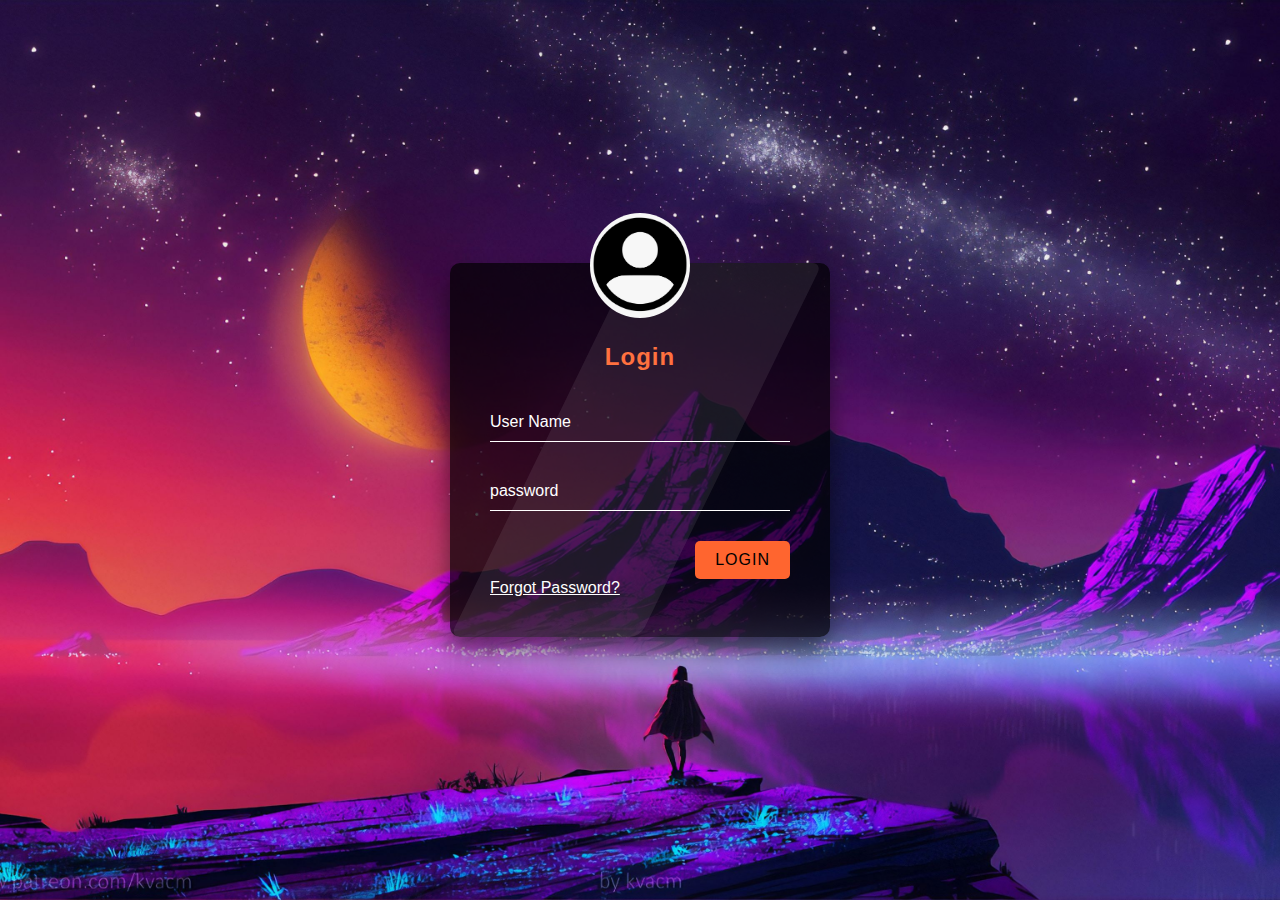
<file: login page/index.html>
<!DOCTYPE html>
<html lang="en">
<head>
    <meta charset="UTF-8">
    <meta name="viewport" content="width=device-width, initial-scale=1.0">
    <title>Login Page</title>
<link rel="stylesheet" href="style.css">
</head>
<body>
    <div class="login-wrapper" > 
        <form action="" class="form">
        <img src="3a59f13bbe775518072832cb0f308aa0.jpg" alt="">
        <h2>Login</h2>
        <div class="input-group">
            <input type="text" name="LoginUser" id="LoginUser" autocomplete="off" required>
            <label for="LoginUser">User Name</label>
        </div>
        <div class="input-group">
            <input type="password" name="LoginePassword" id="LoginPassword" required>
            <label for="LoginPassword">password</label>
        </div>
        <input type="submit" value="Login" class="submit-btn">
        <a href="#forgot-pw" class="forgot-pw">Forgot Password?</a>
    </form>
    <div id="forgot-pw">
        <form action="" class="form">
            <a href="#" class="close">&times;</a>
            <h2>Reset Password</h2>
            <div class="input-group">
                <input type="email" name="email" id="email" required>
                <label for="email">Email</label>
            </div>
            <input type="submit" value="submit" class="submit-btn">
        </form>
    </div>
    </div>
</body>
</html>
</file>
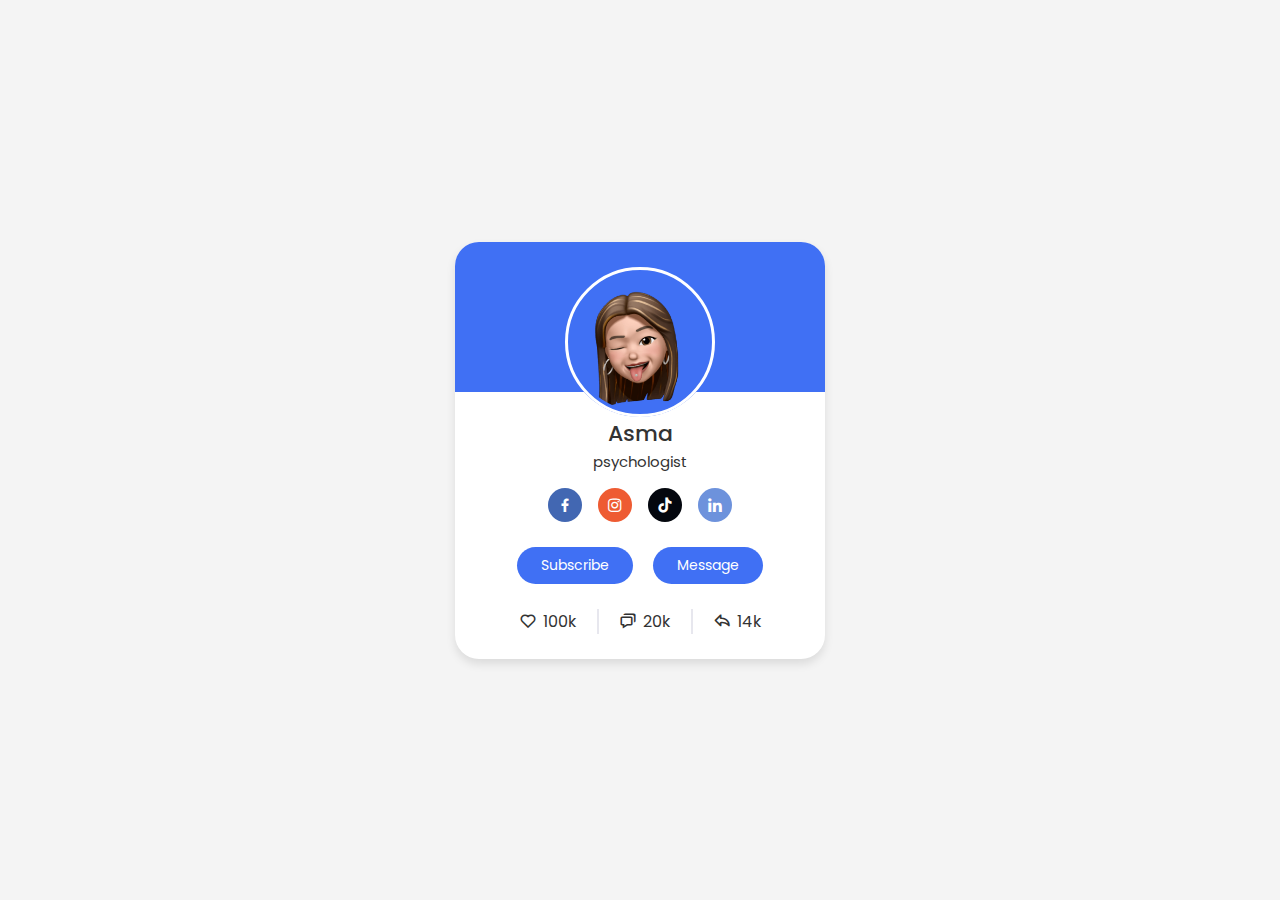
<file: Profile Card/profile card.html>
<!DOCTYPE html>
<html lang="fr">
<head>
    <meta charset="UTF-8">
    <meta name="viewport" content="width=device-width, initial-scale=1.0">
    <title>Profile Card</title>

    <link rel="stylesheet" href="style.css">

    <link href='https://unpkg.com/boxicons@2.1.4/css/boxicons.min.css' 
    rel='stylesheet'>

</head> 
<body>
    <div class="Profile-Card">
        <div class="image">
            <img src="LOGO.png" alt="" class="Profile-img"> </div> 
        <div class="text-data">
            <span class="name">Asma</span>
            <span class="job">psychologist</span>
        </div>
        
        <div class="media-buttons">
            <a href="#" style="background: #4267b2;" class="link">
                <i class='bx bxl-facebook'></i>
            </a>
            <a href="#" style="background: #ee5b32;" class="link">
                <i class='bx bxl-instagram'></i>
            </a>
            <a href="#" style="background: #04070e;" class="link">
                <i class='bx bxl-tiktok' ></i>            </a>
            <a href="#" style="background: #6d92dc;" class="link">
                <i class='bx bxl-linkedin' ></i>            </a>
        </div>
<div class="button">
    <button class="button">Subscribe</button>
    <button class="button">Message</button>
</div>
<div>
    <div class="analytics">
        <div class="data">
            <i class='bx bx-heart'></i>
            <span class="number">100k</span>
        </div>
        <div class="data">
            <i class='bx bx-chat'></i>
            <span class="number">20k</span>
        </div>
        <div class="data">
            <i class='bx bx-share'></i>
            <span class="number">14k</span>
        </div>
    </div>
</div>
    </div>
  
</body>
</html>
</file>
<file: login page/style.css>
* {
    margin: 0;
    padding: 0;
    box-sizing: border-box;
  }
  body {
    background: url('backgroundd.jpg') no-repeat center;
    background-size: cover;
    font-family: sans-serif;
  }
  .login-wrapper {
    height: 100vh;
    width: 100vw;
    display: flex;
    justify-content: center;
    align-items: center;
  }
  .form {
    position: relative;
    width: 100%;
    max-width: 380px;
    padding: 80px 40px 40px;
    background: rgba(0,0,0,0.7);
    border-radius: 10px;
    color: #fff;
    box-shadow: 0 15px 25px rgba(0,0,0,0.5);
  }
  .form::before {
    content:'';
    position: absolute;
    top: 0;
    left: 0;
    width: 50%;
    height: 100%;
    background: rgba(255,255,255, 0.08);
    transform: skewX(-26deg);
    transform-origin: bottom left;
    border-radius: 10px;
    pointer-events: none;
  }
  .form img {
    position: absolute;
    top: -50px;
    left: calc(50% - 50px);
    width: 100px;
    background: rgba(255,255,255, 0.8);
    border-radius: 50%;
  }
  .form h2 {
    text-align: center;
    letter-spacing: 1px;
    margin-bottom: 2rem;
    color: #ff652f;
  }
  .form .input-group {
    position: relative;
  }
  .form .input-group input {
    width: 100%;
    padding: 10px 0;
    font-size: 1rem;
    letter-spacing: 1px;
    margin-bottom: 30px;
    border: none;
    border-bottom: 1px solid #fff;
    outline: none;
    background-color: transparent;
    color: inherit;
  }
  .form .input-group label {
    position: absolute;
    top: 0;
    left: 0;
    padding: 10px 0;
    font-size: 1rem;
    pointer-events: none;
    transition: .3s ease-out;
  }
  .form .input-group input:focus + label,
  .form .input-group input:valid + label {
    transform: translateY(-18px);
    color: #ff652f;
    font-size: .8rem;
  }
  .submit-btn {
    display: block;
    margin-left: auto;
    border: none;
    outline: none;
    background: #ff652f;
    font-size: 1rem;
    text-transform: uppercase;
    letter-spacing: 1px;
    padding: 10px 20px;
    border-radius: 5px;
    cursor: pointer;
  }
  .forgot-pw {
    color: inherit;
  }
  
  #forgot-pw {
    position: absolute;
    display: flex;
    justify-content: center;
    align-items: center;
    top: 0;
    left: 0;
    right: 0;
    height: 0;
    z-index: 1;
    background: url('backgroundd.jpg') no-repeat center;
    opacity: 0;
    transition: 0.6s;
  }
  #forgot-pw:target {
    height: 100%;
    opacity: 1;
  }
  .close {
    position: absolute;
    right: 1.5rem;
    top: 0.5rem;
    font-size: 2rem;
    font-weight: 900;
    text-decoration: none;
    color: inherit;
  }
</file>
<file: Profile Card/style.css>
@import url('https://fonts.googleapis.com/css2?family=Poppins:ital,wght@0,100;0,200;0,300;0,400;0,500;0,600;0,700;0,800;0,900;1,100;1,200;1,300;1,400;1,500;1,600;1,700;1,800;1,900&display=swap');
 

*{
    margin: 0;
    padding: 0;
    box-sizing: border-box;
    font-family: "Poppins", sans-serif;
  }
  body{
    height: 100vh;
    display: flex;
    align-items: center;
    justify-content: center;
    background-color: #F4f4f4;
  }
  .Profile-Card {
    display: flex;
    flex-direction: column;
    align-items: center;
    max-width: 370px;
    width: 100%;
    background: #fff;
    border-radius: 24px;
    box-shadow: 0 5px 10px rgba(0, 0, 0, 0.1);
    padding: 25px;
    position: relative;
  } 
  .Profile-Card::before{
  content: "";
  position: absolute;
  top: 0;
  left: 0;
  height: 36%;
  width: 100%;
  border-radius: 24px 24px 0 0;
  background-color: #4070f4;

  }

  .image{ position: relative;
     height: 150px; 
    width: 150px;
border-radius: 50%;
background-color: #4070f4; }
  .image .Profile-img { height: 100%; width: 100%;
    padding: 3px; 
    margin-bottom: 10px;
  }
  .image .Profile-img {
    height: 100%;
    width: 100%;
    object-fit: cover;
    border-radius: 50%;
    border: 3px solid #fff;
  }
  .Profile-Card .text-data {
    display: flex;
    flex-direction: column;
    align-items: center;
    color: #333;
  }
  .text-data .name{ 
font-size: 22px;
font-weight: 500;
  }

.text-data .job{ 
font-size: 15px;
font-weight: 400;
}

.Profile-Card .media-buttons {
  display: flex;
  align-items: center;
  margin-top: 15px;
}
.media-buttons .link {
  display: flex;
  align-items: center;
  justify-content: center;
  color: #fff;
  font-size: 18px;
  height: 34px;
  width: 34px;
  border-radius: 50%;
  margin: 0 8px;
  background-color: #4070f4;
  text-decoration: none;
}
.Profile-Card .button {
  display: flex;
  align-items: center;
  margin-top: 25px;
}
.button .button {
  color: #fff;
  font-size: 14px;
  font-weight: 400;
  border: none;
  border-radius: 24px;
  margin: 0 10px;
  padding: 8px 24px;
  background-color: #4070f4;
  cursor: pointer;
  transition: all 0 3s ease;
}
.button .button:hover {
  background-color: #0e4bf1;
}
.Profile-Card .analytics{
  display: flex;
  align-items: center;
  margin-top: 25px;
}
.analytics .data {
  display: flex;
  align-items: center;
color: #333;
padding: 0 20px;
border-right: 2px solid #e7e7ee;
}
.data i{
  font-size: 18px;
  margin-right: 6px;
}
.data:last-child{
  border-right: none;
}
</file>
